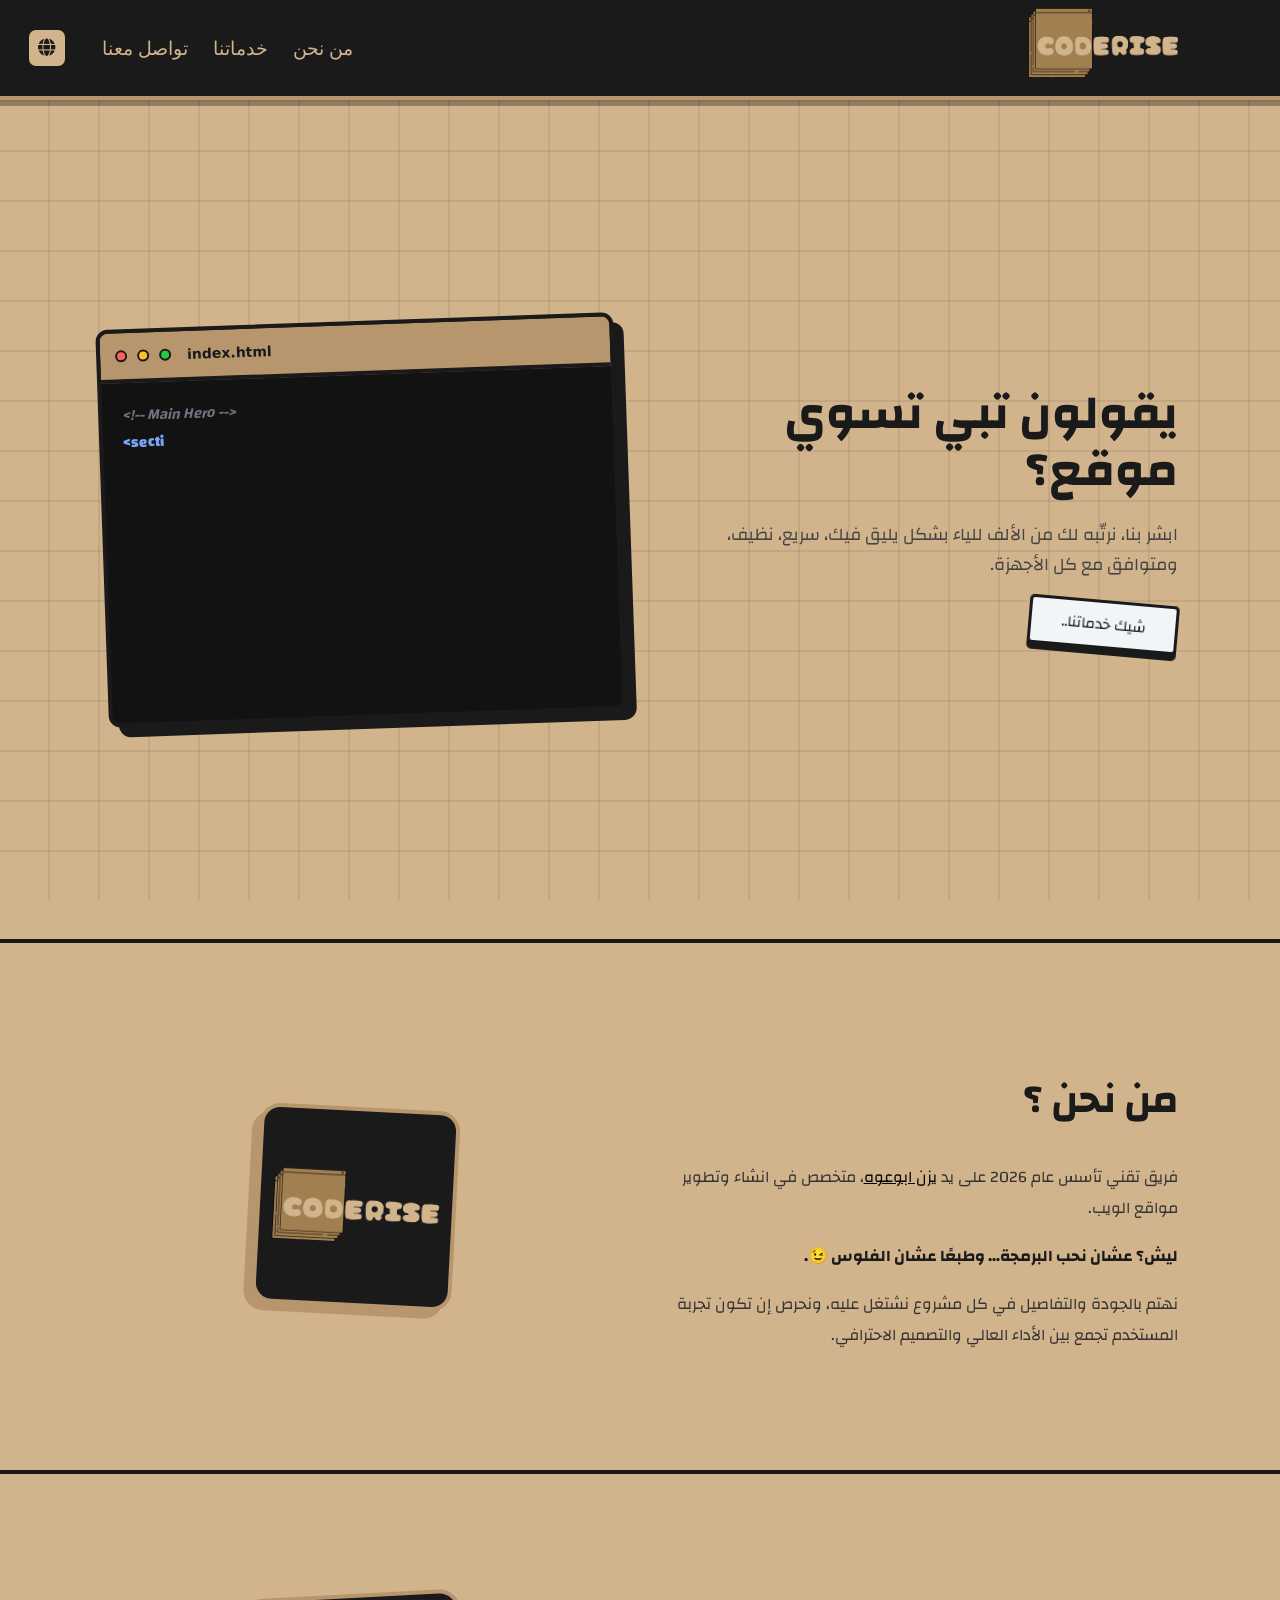
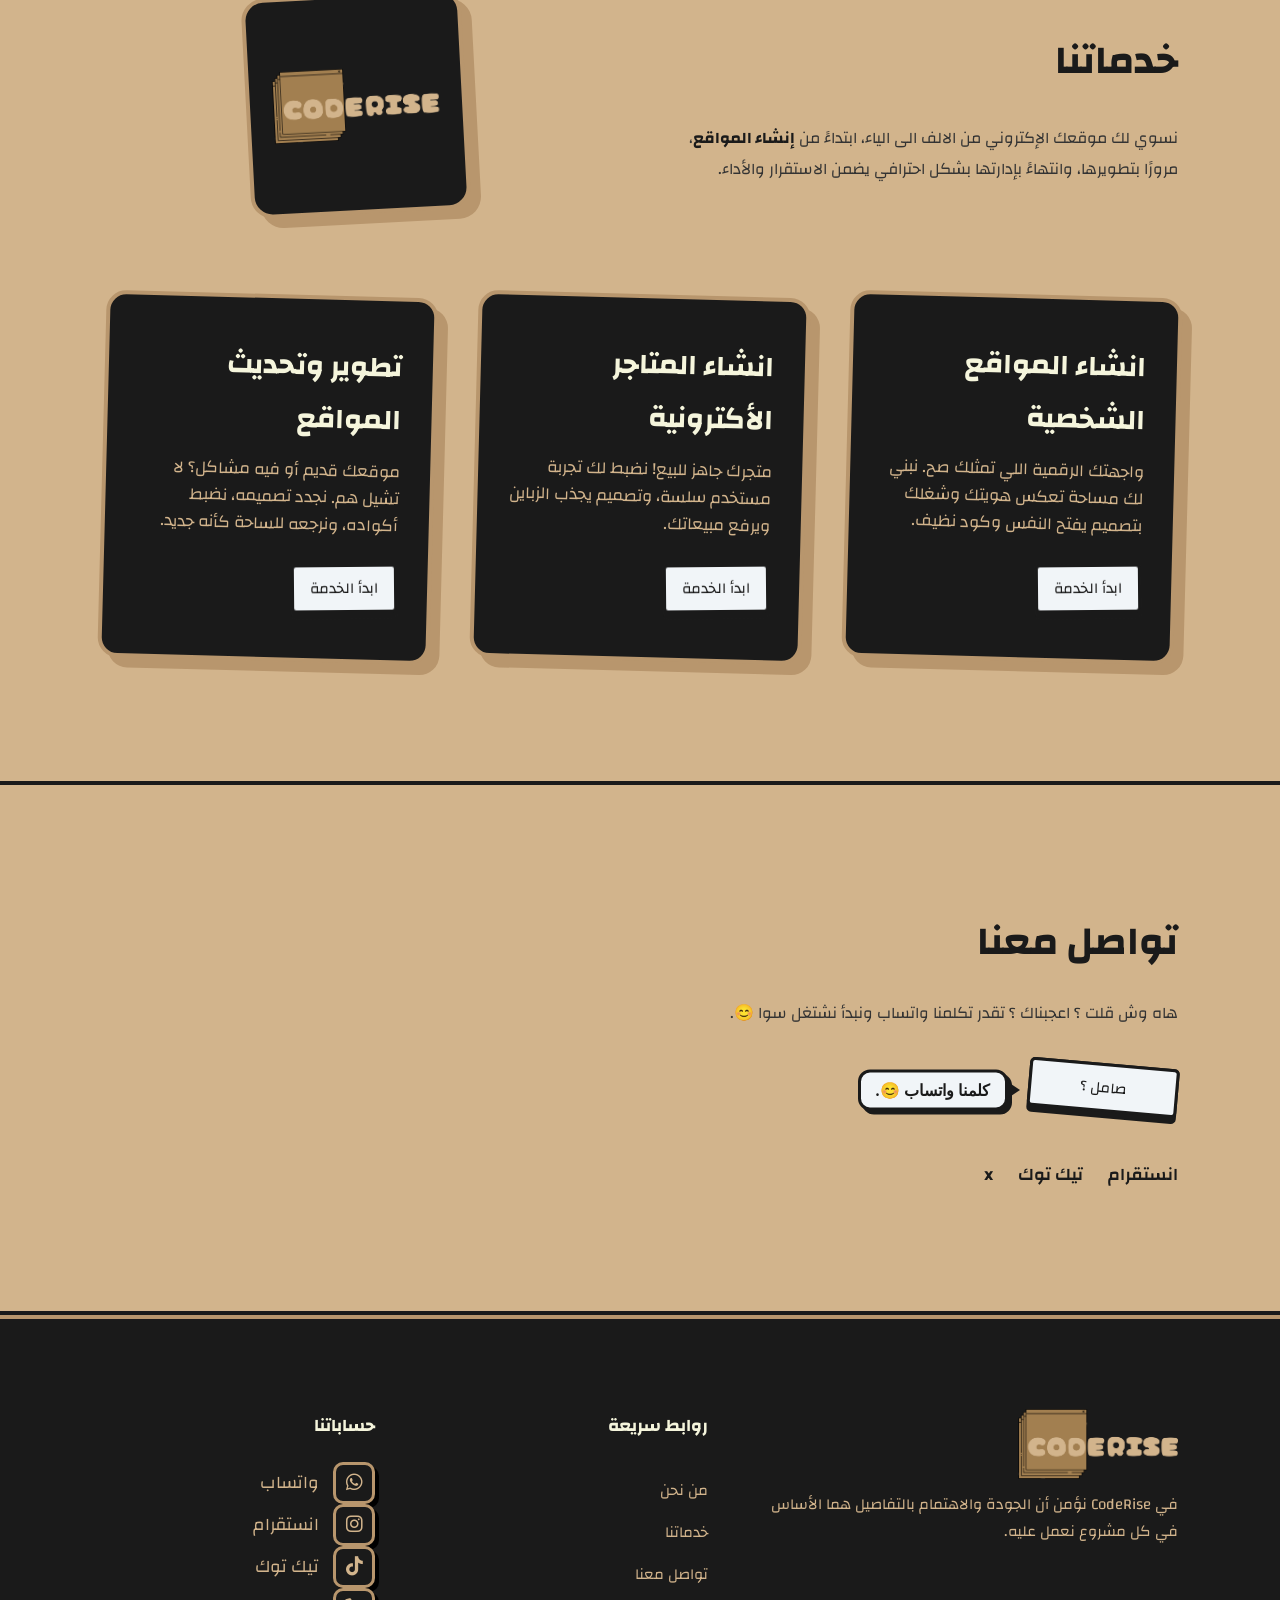
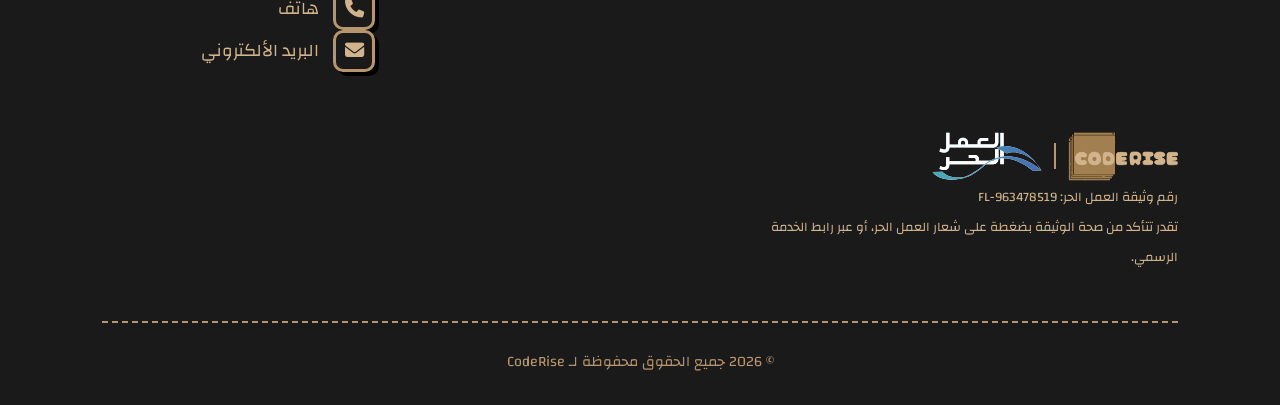
<file: CodeRise/index.html>
<!DOCTYPE html>
<html lang="ar" dir="rtl">
<head>
    <meta charset="UTF-8">
    <meta name="viewport" content="width=device-width, initial-scale=1.0">
    <link rel="stylesheet" href="https://fonts.googleapis.com/css2?family=Cairo:wght@400;700&family=Changa:wght@400;700&family=Vibes&display=swap">
    <link rel="stylesheet" href="https://cdnjs.cloudflare.com/ajax/libs/font-awesome/6.5.1/css/all.min.css">
    <link rel="stylesheet" href="style.css">
    <link rel="icon" type="image/x-icon" href="images/CodeRise Mian Logo.png">
    <title>CodeRise</title>
</head>
<body>

    <header>
        <div class="logo-header">
           <a href="#"><img src="images/CodeRise Logo.png" alt="Logo"></a>
        </div>

        <nav class="nav" id="navMenu">
            <a href="#about">من نحن</a>
            <a href="#services">خدماتنا</a>
            <a href="#contact">تواصل معنا</a> 

        </nav>

        <div class="lang-switcher">
            <a href="en.html" class="lang-icon-only" title="English">
                <i class="fa-solid fa-globe"></i>
            </a>
        </div>

        <div class="menu-icon" id="menuIcon">
            <i class="fa-solid fa-bars"></i>
        </div>

    </header>

<section class="hero">
        <div class="hero-content">
            <h1>يقولون تبي تسوي موقع؟</h1>
            <p>
                ابشر بنا، نرتّبه لك من الألف للياء بشكل يليق فيك،
                سريع، نظيف، ومتوافق مع كل الأجهزة.
            </p>
            <a href="#services">
                <button class="button">
                    <span>شيك خدماتنا..</span>
                </button>
            </a>
        </div>

        <div class="hero-code" dir="ltr">
            <div class="fake-editor">
                <div class="fe-topbar">
                    <span class="dot red"></span>
                    <span class="dot yellow"></span>
                    <span class="dot green"></span>
                    <span class="fe-title">index.html</span>
                </div>
                <div class="fe-body" id="feBody">
                    <pre class="fe-code"><code id="feCode"></code><span class="fe-caret" aria-hidden="true"></span></pre>
                </div>
            </div>
        </div>
    </section>

    <section class="about" id="about">
        <div class="about-top">
            <div class="about-text-side">
                <h2>من نحن ؟</h2>
                <p class="about-text">
                    فريق تقني تأسس عام 2026 على يد <a href="https://yazan-abuoouh.netlify.app/" target="_blank" rel="noopener">يزن ابوعوه</a>، متخصص في انشاء وتطوير مواقع الويب.
                    <span class="fun-line">
                        ليش؟ عشان نحب البرمجة… وطبعًا عشان الفلوس 😉.
                    </span>
                    نهتم بالجودة والتفاصيل في كل مشروع نشتغل عليه، ونحرص إن تكون تجربة المستخدم تجمع بين الأداء العالي والتصميم الاحترافي.
                </p>
            </div>

            <div class="about-logo">
                <div class="logo-placeholder">
                    <img src="images/CodeRise Logo.png" alt="Logo">
                </div>
            </div>
        </div>
    </section>

<section class="services" id="services">
        <div class="services-top">
            <div class="services-text-side">
                <h2>خدماتنا</h2>
                <p class="services-text">
                    نسوي لك موقعك الإكتروني من الالف الى الياء، ابتداءً من
                    <span class="services-highlight">إنشاء المواقع</span>،
                    مرورًا بتطويرها،
                    وانتهاءً بإدارتها بشكل احترافي يضمن الاستقرار والأداء.
                </p>
            </div>

            <div class="services-visual">
                <div class="services-placeholder">
                    <img src="images/CodeRise Logo.png" alt="Logo">
                </div>
            </div>
        </div>

        <div class="services-cards">
            <div class="service-card">
                <h3>انشاء المواقع الشخصية</h3>
                <p>واجهتك الرقمية اللي تمثلك صح. نبني لك مساحة تعكس هويتك وشغلك بتصميم يفتح النفس وكود نظيف.</p>
                <a href="https://wa.me/966531533554?text=السلام عليكم، عندي استفسار عن خدمة انشاء المواقع الشخصية" target="_blank" rel="noopener"> 
                    <button class="button">
                        <span>ابدأ الخدمة</span>
                    </button>
                </a>
            </div>

            <div class="service-card">
                <h3>انشاء المتاجر الأكترونية</h3>
                <p>متجرك جاهز للبيع! نضبط لك تجربة مستخدم سلسة، وتصميم يجذب الزباين ويرفع مبيعاتك.</p>
                <a href="https://wa.me/966531533554?text=السلام عليكم، عندي استفسار عن خدمة انشاء المتاجر الأكترونية" target="_blank" rel="noopener">
                    <button class="button">
                        <span>ابدأ الخدمة</span>
                    </button>
                </a>
            </div>

            <div class="service-card">
                <h3>تطوير وتحديث المواقع</h3>
                <p>موقعك قديم أو فيه مشاكل؟ لا تشيل هم. نجدد تصميمه، نضبط أكواده، ونرجعه للساحة كأنه جديد.</p>
                <a href="https://wa.me/966531533554?text=السلام عليكم، عندي استفسار عن خدمة تطوير وتحديث المواقع" target="_blank" rel="noopener">
                    <button class="button">
                        <span>ابدأ الخدمة</span>
                    </button>
                </a>
            </div>
        </div>
    </section>

    <section class="contact" id="contact">
        <div class="contact-content">
            <h2>تواصل معنا</h2>
            <p>هاه وش قلت ؟ اعجبناك ؟ تقدر تكلمنا واتساب ونبدأ نشتغل سوا 😊.</p>

            <a href="https://wa.me/966531533554?text=السلام عليكم، صامل وابي اسوي موقع" target="_blank" rel="noopener">
                <button class="button">
                    <span>صامل ؟</span>
                </button>
            </a>

            <div class="contact-socials">
                <a href="https://www.instagram.com/coderise0?igsh=bmtqN3o3eW0yNnJ0&utm_source=qr" target="_blank" rel="noopener">انستقرام</a>
                <a href="https://www.tiktok.com/@coderise0?_r=1&_t=ZS-94Aay7uLX2P" target="_blank" rel="noopener">تيك توك</a>
                <a href="coming-soon.html">x</a>
            </div>
        </div>
    </section>

<footer class="footer">
        <div class="footer-content">

            <div class="footer-logo">
                <img src="images/CodeRise Logo.png" alt="Logo">
                <p>في CodeRise نؤمن أن الجودة والاهتمام بالتفاصيل هما الأساس في كل مشروع نعمل عليه.</p>
            </div>

            <div class="footer-links">
                <h5>روابط سريعة</h5>
                <a href="#about">من نحن</a>
                <a href="#services">خدماتنا</a>
                <a href="#contact">تواصل معنا</a>
            </div>

            <div class="footer-socials">
                <h5>حساباتنا</h5>
                <a href="https://wa.me/966531533554" target="_blank" rel="noopener">
                    <i class="fa-brands fa-whatsapp"></i>
                    <span class="social-name">واتساب</span>
                </a>
                <a href="https://www.instagram.com/coderise0?igsh=bmtqN3o3eW0yNnJ0&utm_source=qr" target="_blank" rel="noopener">
                    <i class="fa-brands fa-instagram"></i>
                    <span class="social-name">انستقرام</span>
                </a>
                <a href="https://www.tiktok.com/@coderise0?_r=1&_t=ZS-94Aay7uLX2P" target="_blank" rel="noopener">
                    <i class="fa-brands fa-tiktok"></i>
                    <span class="social-name">تيك توك</span>
                </a>

                <a href="tel:+966531533554"target="_blank" rel="noopener">
                    <i class="fa-solid fa-phone"></i>
                    <span class="social-name">هاتف</span>
                </a>

                <a href="mailto:coderise.sa@gmail.com"target="_blank" rel="noopener">
                    <i class="fa-solid fa-envelope"></i>
                    <span class="social-name">البريد الألكتروني</span>
                </a>

            </div>

            <div class="footer-cert">
                <a href="https://freelance.sa/certificate-validation" target="_blank" rel="noopener">
                    <div class="logos">
                        <img src="images/CodeRise Logo.png" alt="CodeRise Logo" class="coderise">
                        <span class="divider"></span>
                        <img src="images/freelance_logo.svg" alt="وثيقة العمل الحر" class="freelance">
                    </div>
                </a>
                <div class="freelance-text">
                    <span class="cert-text">رقم وثيقة العمل الحر: FL-963478519</span><br>
                    <span class="cert-text">تقدر تتأكد من صحة الوثيقة بضغطة على شعار العمل الحر، أو عبر رابط الخدمة الرسمي.</span>
                </div>
            </div>

        </div>

        <div class="footer-bottom">
            <p>© 2026 جميع الحقوق محفوظة لـ CodeRise</p>
        </div>
    </footer>

    <script src="scripts.js"></script>
</body>
</html>
</file>
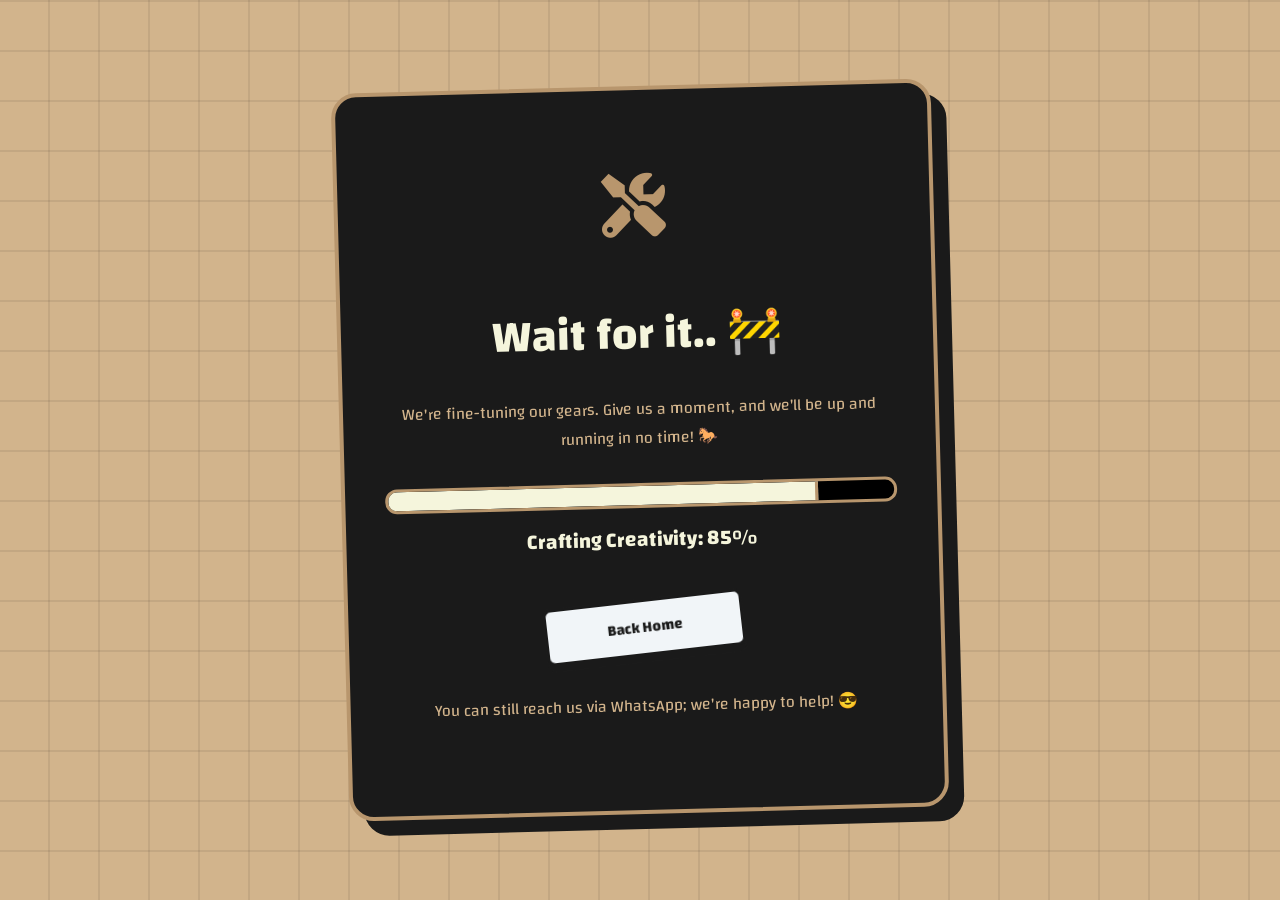
<file: CodeRise/coming-soon-en.html>
<!DOCTYPE html>
<html lang="en" dir="ltr">
<head>
    <meta charset="UTF-8">
    <meta name="viewport" content="width=device-width, initial-scale=1.0">
    <link rel="stylesheet" href="style.css">
    <link rel="stylesheet" href="https://cdnjs.cloudflare.com/ajax/libs/font-awesome/6.0.0/css/all.min.css">
    <link rel="stylesheet" href="https://fonts.googleapis.com/css2?family=Cairo:wght@400;700&family=Changa:wght@400;700&family=Vibes&display=swap">
    <link rel="icon" type="image/x-icon" href="images/CodeRise Mian Logo.png">
    <title>Coming Soon...</title>
</head>
<body class="maintenance-page en-version">
    <div class="maintenance-container">
        <div class="worker-icon">
            <i class="fa-solid fa-screwdriver-wrench"></i>
        </div>
        
        <h1>Wait for it.. 🚧</h1>
        <p>We're fine-tuning our gears. Give us a moment, and we'll be up and running in no time! 🐎</p>
        
        <div class="status-box">
            <div class="loading-bar">
                <div class="progress"></div>
            </div>
            <span>Crafting Creativity: 85%</span>
        </div>

        <div class="maintenance-actions">
            <a href="en.html" class="button">
                <span>Back Home</span>
            </a>
            <p class="small-text">You can still reach us via WhatsApp; we're happy to help! 😎</p>
        </div>
    </div>
</body>
</html>
</file>
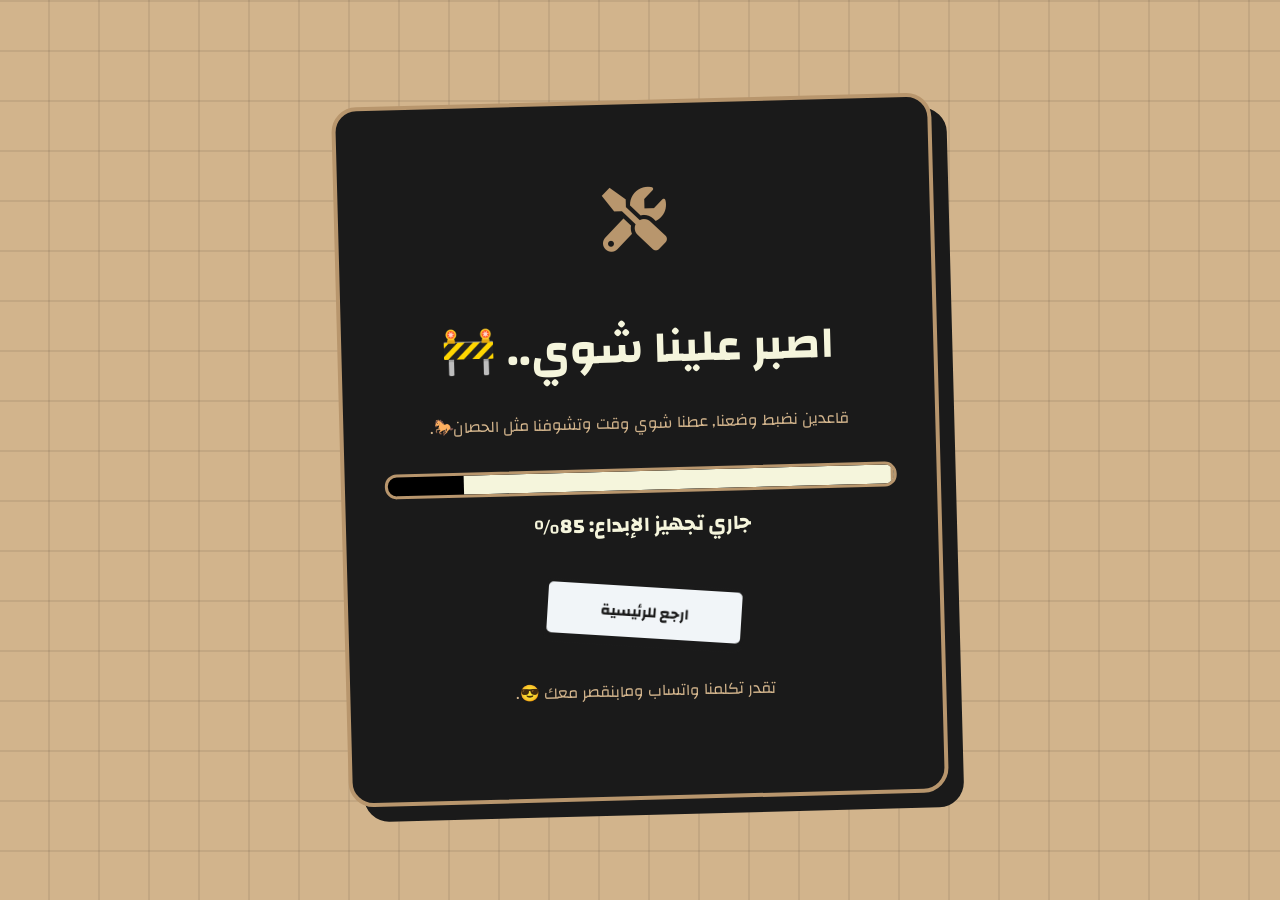
<file: CodeRise/coming-soon.html>
<!DOCTYPE html>
<html lang="ar" dir="rtl">
<head>
    <meta charset="UTF-8">
    <meta name="viewport" content="width=device-width, initial-scale=1.0">
    <link rel="stylesheet" href="style.css">
    <link rel="stylesheet" href="https://cdnjs.cloudflare.com/ajax/libs/font-awesome/6.0.0/css/all.min.css">
    <link rel="stylesheet" href="https://fonts.googleapis.com/css2?family=Cairo:wght@400;700&family=Changa:wght@400;700&family=Vibes&display=swap">
    <link rel="icon" type="image/x-icon" href="images/CodeRise Mian Logo.png">
    <title>Coming Soon...</title>
</head>
<body class="maintenance-page">
    <div class="maintenance-container">
        <div class="worker-icon">
            <i class="fa-solid fa-screwdriver-wrench"></i>
        </div>
        
        <h1>اصبر علينا شوي.. 🚧</h1>
        <p>قاعدين نضبط وضعنا, عطنا شوي وقت وتشوفنا مثل الحصان🐎.</p>
        
        <div class="status-box">
            <div class="loading-bar">
                <div class="progress"></div>
            </div>
            <span>جاري تجهيز الإبداع: 85%</span>
        </div>

        <div class="maintenance-actions">
            <a href="index.html" class="button">
                <span>ارجع للرئيسية</span>
            </a>
            <p class="small-text">تقدر تكلمنا واتساب ومابنقصر معك 😎.</p>
        </div>
    </div>
</body>
</html>
</file>
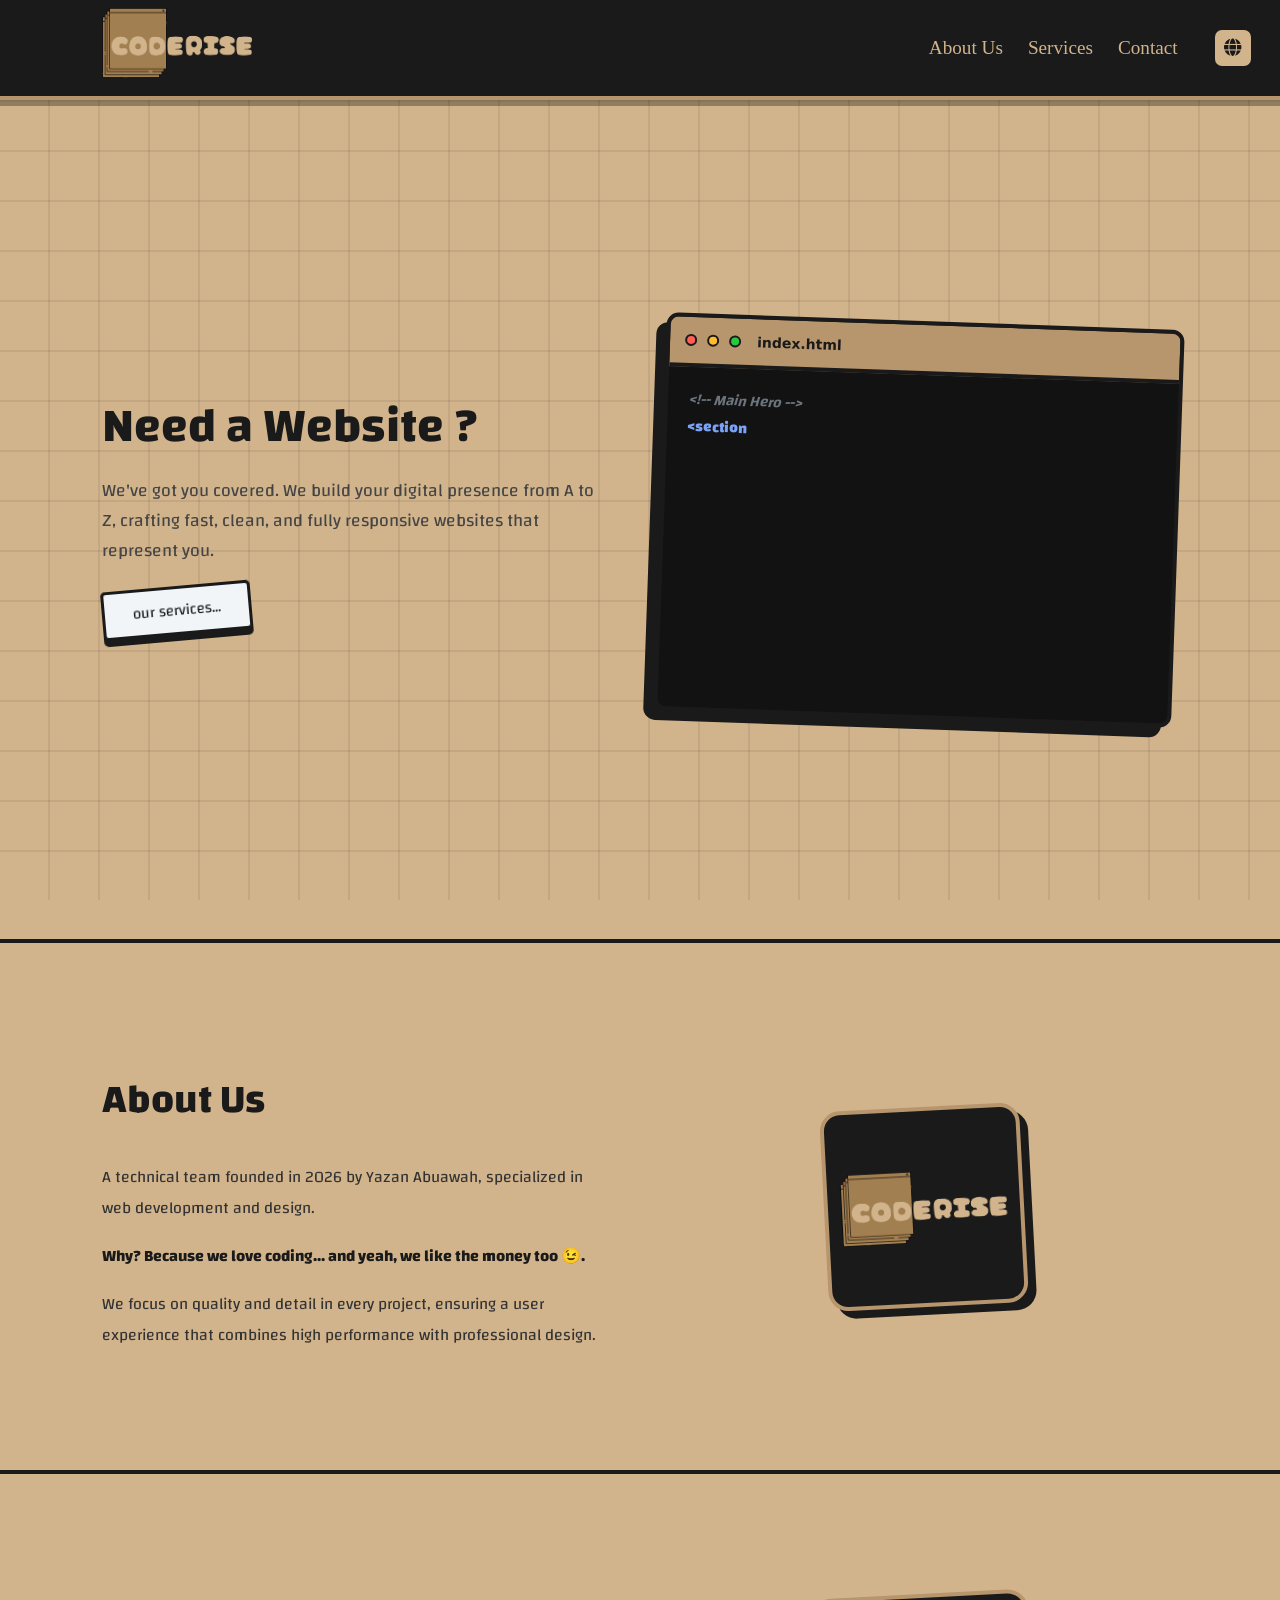
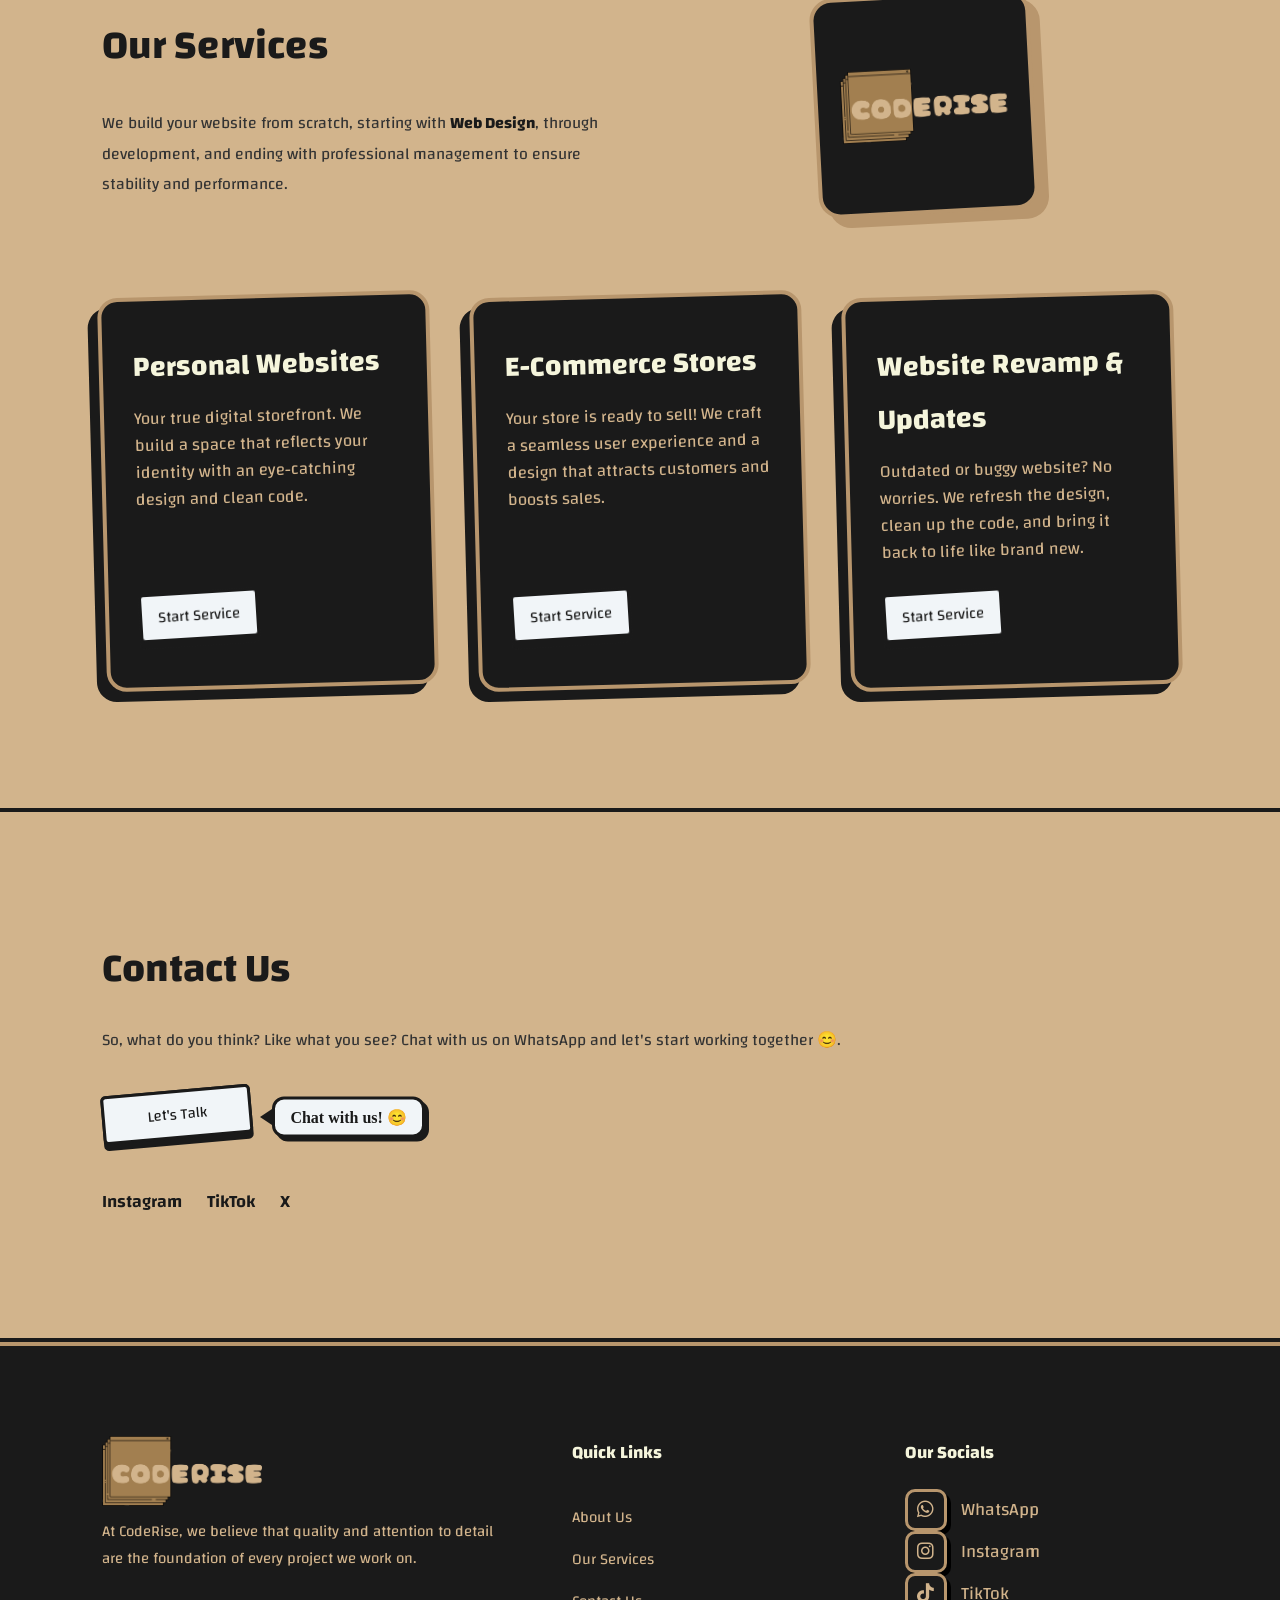
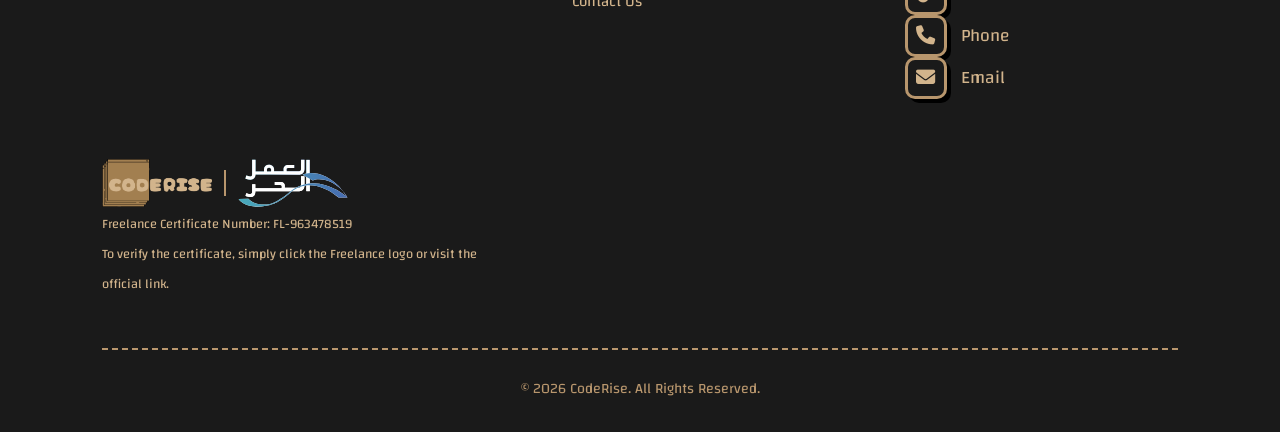
<file: CodeRise/en.html>
<!DOCTYPE html>
<html lang="en">
<head>
    <meta charset="UTF-8">
    <meta name="viewport" content="width=device-width, initial-scale=1.0">
    <link rel="stylesheet" href="https://fonts.googleapis.com/css2?family=Cairo:wght@400;700&family=Changa:wght@400;700&family=Vibes&display=swap">
    <link rel="stylesheet" href="https://cdnjs.cloudflare.com/ajax/libs/font-awesome/6.5.1/css/all.min.css">
    <link rel="stylesheet" href="style.css">
    <link rel="icon" type="image/x-icon" href="images/CodeRise Mian Logo.png">
    <title>CodeRise</title>
</head>
<body class="en-version">

    <header>
        <div class="logo-header">
           <a href="#"><img src="images/CodeRise Logo.png" alt="Logo"></a>
        </div>

        <nav class="nav" id="navMenu">
            <a href="#about">About Us</a>
            <a href="#services">Services</a>
            <a href="#contact">Contact</a>

        </nav>

        <div class="lang-switcher">
            <a href="index.html" class="lang-icon-only" title="English">
                <i class="fa-solid fa-globe"></i>
            </a>
        </div>

        <div class="menu-icon" id="menuIcon">
            <i class="fa-solid fa-bars"></i>
        </div>

    </header>

    <section class="hero">
        <div class="hero-content">
            <h1>Need a Website ?</h1>
            <p>
                We've got you covered. We build your digital presence from A to Z, 
                crafting fast, clean, and fully responsive websites that represent you.
            </p>
            <a href="#services">
                <button class="button">
                    <span>our services...</span>
                </button>
            </a>
        </div>

        <div class="hero-code" dir="ltr">
            <div class="fake-editor">
                <div class="fe-topbar">
                    <span class="dot red"></span>
                    <span class="dot yellow"></span>
                    <span class="dot green"></span>
                    <span class="fe-title">index.html</span>
                </div>
                <div class="fe-body" id="feBody">
                    <pre class="fe-code"><code id="feCode"></code><span class="fe-caret" aria-hidden="true"></span></pre>
                </div>
            </div>
        </div>
    </section>

    <section class="about" id="about">
        <div class="about-top">
            <div class="about-text-side">
                <h2>About Us</h2>
                <p class="about-text">
                    A technical team founded in 2026 by Yazan Abuawah, specialized in web development and design.
                    <span class="fun-line">
                        Why? Because we love coding... and yeah, we like the money too 😉.
                    </span>
                    We focus on quality and detail in every project, ensuring a user experience that combines high performance with professional design.
                </p>
            </div>

            <div class="about-logo">
                <div class="logo-placeholder">
                    <img src="images/CodeRise Logo.png" alt="Logo">
                </div>
            </div>
        </div>
    </section>

    <section class="services" id="services">
        <div class="services-top">
            <div class="services-text-side">
                <h2>Our Services</h2>
                <p class="services-text">
                    We build your website from scratch, starting with 
                    <span class="services-highlight">Web Design</span>, 
                    through development, and ending with professional management to ensure stability and performance.
                </p>
            </div>

            <div class="services-visual">
                <div class="services-placeholder">
                    <img src="images/CodeRise Logo.png" alt="Logo">
                </div>
            </div>
        </div>

        <div class="services-cards">
            <div class="service-card">
                <h3>Personal Websites</h3>
                <p>Your true digital storefront. We build a space that reflects your identity with an eye-catching design and clean code.</p>
                <a href="https://wa.me/966531533554?text=Hello, I have an inquiry about the Personal Websites service" target="_blank" rel="noopener"> 
                    <button class="button">
                        <span>Start Service</span>
                    </button>
                </a>
            </div>

            <div class="service-card">
                <h3>E-Commerce Stores</h3>
                <p>Your store is ready to sell! We craft a seamless user experience and a design that attracts customers and boosts sales.</p>
                <a href="https://wa.me/966531533554?text=Hello, I have an inquiry about the E-Commerce Stores service" target="_blank" rel="noopener">
                    <button class="button">
                        <span>Start Service</span>
                    </button>
                </a>
            </div>

            <div class="service-card">
                <h3>Website Revamp & Updates</h3>
                <p>Outdated or buggy website? No worries. We refresh the design, clean up the code, and bring it back to life like brand new.</p>
                <a href="https://wa.me/966531533554?text=Hello, I have an inquiry about the Website Revamp service" target="_blank" rel="noopener">
                    <button class="button">
                        <span>Start Service</span>
                    </button>
                </a>
            </div>
        </div>

    </section>

    <section class="contact" id="contact">
        <div class="contact-content">
            <h2>Contact Us</h2>
            <p>So, what do you think? Like what you see? Chat with us on WhatsApp and let's start working together 😊.</p>

            <a href="https://wa.me/966531533554?text=Hello, I'm interested in a website project!" target="_blank" rel="noopener">
                <button class="button">
                    <span>Let's Talk</span>
                </button>
            </a>

            <div class="contact-socials">
                <a href="https://www.instagram.com/coderise0?igsh=bmtqN3o3eW0yNnJ0&utm_source=qr" target="_blank" rel="noopener">Instagram</a>
                <a href="https://www.tiktok.com/@coderise0?_r=1&_t=ZS-94Aay7uLX2P" target="_blank" rel="noopener">TikTok</a>
                <a href="coming-soon-en.html">X</a>
            </div>
        </div>
    </section>

    <footer class="footer">
        <div class="footer-content">

            <div class="footer-logo">
                <img src="images/CodeRise Logo.png" alt="Logo">
                <p>At CodeRise, we believe that quality and attention to detail are the foundation of every project we work on.</p>
            </div>

            <div class="footer-links">
                <h5>Quick Links</h5>
                <a href="#about">About Us</a>
                <a href="#services">Our Services</a>
                <a href="#contact">Contact Us</a>
            </div>

            <div class="footer-socials">
                <h5>Our Socials</h5>
                <a href="https://wa.me/966531533554" target="_blank" rel="noopener">
                    <i class="fa-brands fa-whatsapp"></i>
                    <span class="social-name">WhatsApp</span>
                </a>
                <a href="https://www.instagram.com/coderise0?igsh=bmtqN3o3eW0yNnJ0&utm_source=qr" target="_blank" rel="noopener">
                    <i class="fa-brands fa-instagram"></i>
                    <span class="social-name">Instagram</span>
                </a>
                <a href="https://www.tiktok.com/@coderise0?_r=1&_t=ZS-94Aay7uLX2P" target="_blank" rel="noopener">
                    <i class="fa-brands fa-tiktok"></i>
                    <span class="social-name">TikTok</span>
                </a>

                <a href="tel:+966531533554">
                    <i class="fa-solid fa-phone"></i>
                    <span class="social-name">Phone</span>
                </a>

                <a href="mailto:coderise.sa@gmail.com" target="_blank" rel="noopener">
                    <i class="fa-solid fa-envelope"></i>
                    <span class="social-name">Email</span>
                </a>
            </div>

            <div class="footer-cert">
                <a href="https://freelance.sa/certificate-validation" target="_blank" rel="noopener">
                    <div class="logos">
                        <img src="images/CodeRise Logo.png" alt="CodeRise Logo" class="coderise">
                        <span class="divider"></span>
                        <img src="images/freelance_logo.svg" alt="Freelance Certificate" class="freelance">
                    </div>
                </a>
                <div class="freelance-text">
                    <span class="cert-text">Freelance Certificate Number: FL-963478519</span><br>
                    <span class="cert-text">To verify the certificate, simply click the Freelance logo or visit the official link.</span>
                </div>
            </div>

        </div>

        <div class="footer-bottom">
            <p>© 2026 CodeRise. All Rights Reserved.</p>
        </div>
    </footer>

    <script src="scripts.js"></script>
</body>
</html>
</file>
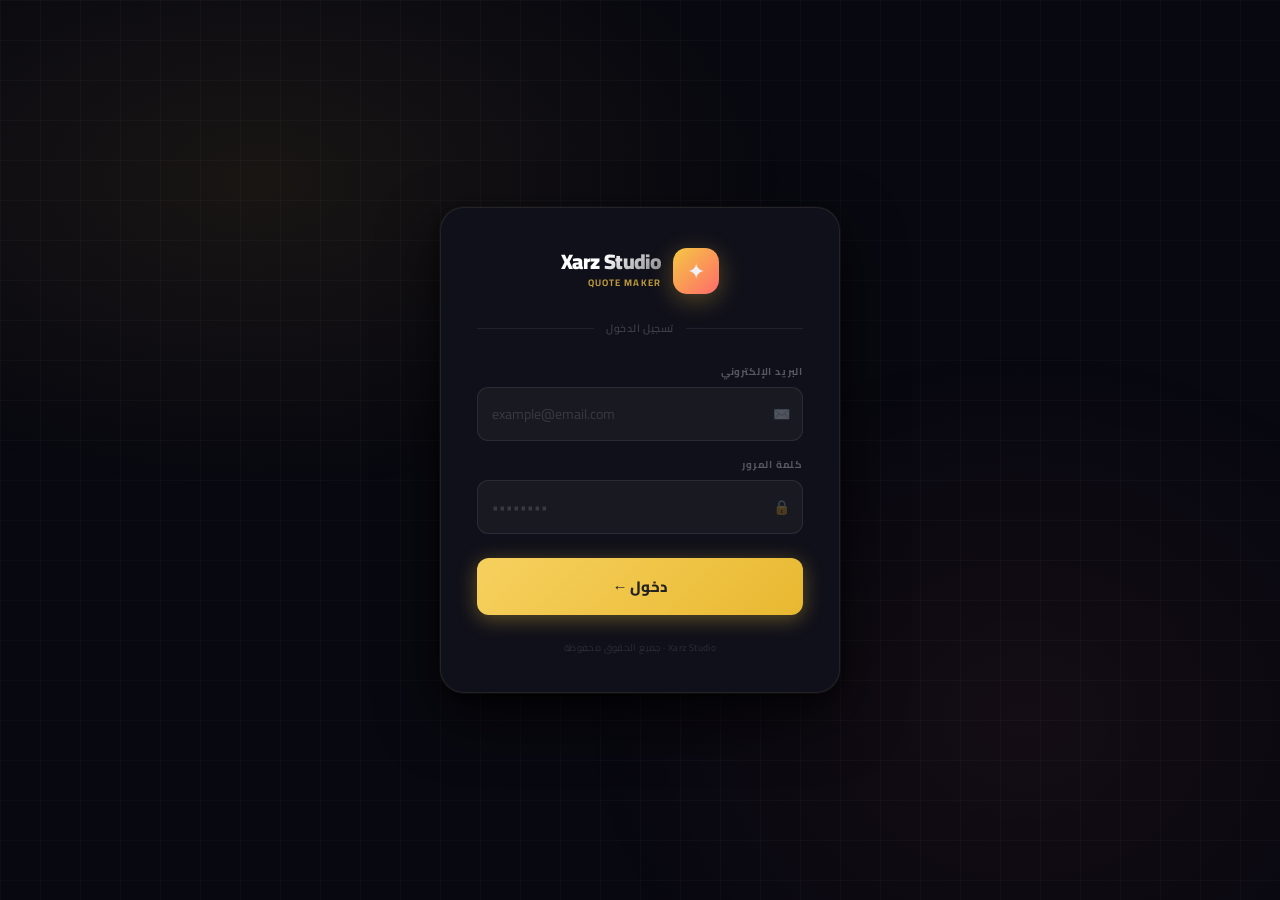
<file: xarz-studio-(web-tool)/xarz-studio/public/login.html>
<!DOCTYPE html>
<html lang="ar" dir="rtl">
<head>
<meta charset="UTF-8">
<meta name="viewport" content="width=device-width,initial-scale=1,maximum-scale=1,user-scalable=no">
<title>Xarz Studio</title>
<link href="https://fonts.googleapis.com/css2?family=Cairo:wght@400;500;600;700;800;900&display=swap" rel="stylesheet">
<style>
*,*::before,*::after{box-sizing:border-box;margin:0;padding:0}
html,body{min-height:100%;height:100%;font-family:'Cairo',sans-serif;background:#080810;color:#f0f0f8;direction:rtl;overflow:hidden}

.bg-glow{position:fixed;inset:0;z-index:0;
  background:
    radial-gradient(ellipse 60% 50% at 20% 20%,rgba(245,200,66,.07) 0%,transparent 70%),
    radial-gradient(ellipse 50% 60% at 80% 80%,rgba(255,107,107,.05) 0%,transparent 70%);
  animation:pulse 8s ease-in-out infinite alternate}
@keyframes pulse{0%{opacity:.6}100%{opacity:1}}

.bg-grid{position:fixed;inset:0;z-index:0;
  background-image:linear-gradient(rgba(255,255,255,.025) 1px,transparent 1px),linear-gradient(90deg,rgba(255,255,255,.025) 1px,transparent 1px);
  background-size:40px 40px}

.wrap{position:relative;z-index:1;min-height:100vh;display:flex;flex-direction:column;align-items:center;justify-content:center;padding:20px 16px}

.card{
  width:100%;max-width:400px;
  background:#10101a;
  border:1px solid rgba(255,255,255,.08);
  border-radius:24px;
  padding:40px 36px 36px;
  display:flex;flex-direction:column;gap:24px;
  box-shadow:0 0 0 1px rgba(245,200,66,.04),0 24px 60px rgba(0,0,0,.7),0 4px 16px rgba(0,0,0,.4);
  animation:slideUp .5s cubic-bezier(.16,1,.3,1) both;
}
@keyframes slideUp{from{opacity:0;transform:translateY(24px)}to{opacity:1;transform:none}}

.logo-row{display:flex;align-items:center;justify-content:center;gap:12px}
.logo-mark{
  width:46px;height:46px;border-radius:14px;flex-shrink:0;
  background:linear-gradient(135deg,#f5c842,#ff6b6b);
  display:flex;align-items:center;justify-content:center;font-size:22px;
  box-shadow:0 6px 24px rgba(245,200,66,.3);
}
.logo-text{display:flex;flex-direction:column;gap:2px}
.logo-name{
  font-size:21px;font-weight:900;letter-spacing:-.03em;line-height:1;
  background:linear-gradient(135deg,#fff 40%,rgba(255,255,255,.5));
  -webkit-background-clip:text;-webkit-text-fill-color:transparent;
}
.logo-tag{font-size:9.5px;font-weight:700;color:#f5c842;letter-spacing:.12em;text-transform:uppercase;opacity:.75}

.divider{display:flex;align-items:center;gap:12px;color:rgba(255,255,255,.2);font-size:10.5px;font-weight:600;letter-spacing:.05em}
.divider::before,.divider::after{content:'';flex:1;height:1px;background:rgba(255,255,255,.07)}

.fields{display:flex;flex-direction:column;gap:14px}
.field{display:flex;flex-direction:column;gap:6px}
.flbl{font-size:10px;font-weight:700;color:rgba(255,255,255,.3);letter-spacing:.08em;text-transform:uppercase}
.fwrap{position:relative}
.fico{position:absolute;top:50%;right:13px;transform:translateY(-50%);font-size:14px;opacity:.25;pointer-events:none}
.finp{
  width:100%;background:rgba(255,255,255,.04);border:1px solid rgba(255,255,255,.08);
  border-radius:11px;color:#f0f0f8;font-family:'Cairo',sans-serif;font-size:14px;
  padding:13px 42px 13px 14px;outline:none;transition:all .2s;
  direction:ltr;-webkit-appearance:none;appearance:none;
}
.finp:focus{border-color:rgba(245,200,66,.5);background:rgba(245,200,66,.04);box-shadow:0 0 0 3px rgba(245,200,66,.08)}
.finp::placeholder{color:rgba(255,255,255,.14)}

.err{
  display:none;align-items:center;gap:8px;
  background:rgba(255,80,80,.08);border:1px solid rgba(255,80,80,.2);
  border-radius:9px;padding:10px 13px;font-size:12px;color:#ff8a8a;
}
.err.show{display:flex}

.sbtn{
  position:relative;overflow:hidden;width:100%;padding:14px;
  background:linear-gradient(135deg,#f5c842 0%,#e8b830 100%);
  border:none;border-radius:12px;color:#111;font-family:'Cairo',sans-serif;
  font-size:15px;font-weight:800;cursor:pointer;letter-spacing:-.01em;
  transition:transform .15s,box-shadow .15s,filter .15s;
  box-shadow:0 4px 20px rgba(245,200,66,.35);
}
.sbtn::after{content:'';position:absolute;inset:0;background:linear-gradient(135deg,rgba(255,255,255,.15),transparent);pointer-events:none}
.sbtn:hover{transform:translateY(-1px);box-shadow:0 8px 28px rgba(245,200,66,.45);filter:brightness(1.05)}
.sbtn:active{transform:scale(.98)}
.sbtn:disabled{opacity:.5;cursor:not-allowed;transform:none}

.foot{text-align:center;font-size:9.5px;color:rgba(255,255,255,.12);letter-spacing:.04em}

@media(max-width:440px){
  .card{padding:28px 18px 24px;border-radius:20px;gap:18px}
  .logo-mark{width:40px;height:40px;font-size:19px;border-radius:12px}
  .logo-name{font-size:19px}
}
</style>
</head>
<body>
<div class="bg-glow"></div>
<div class="bg-grid"></div>
<div class="wrap">
  <div class="card">
    <div class="logo-row">
      <div class="logo-mark">✦</div>
      <div class="logo-text">
        <span class="logo-name">Xarz Studio</span>
        <span class="logo-tag">Quote Maker</span>
      </div>
    </div>

    <div class="divider">تسجيل الدخول</div>

    <div class="fields">
      <div class="field">
        <span class="flbl">البريد الإلكتروني</span>
        <div class="fwrap">
          <span class="fico">✉️</span>
          <input type="email" id="li-email" class="finp" placeholder="example@email.com" autocomplete="email" inputmode="email">
        </div>
      </div>
      <div class="field">
        <span class="flbl">كلمة المرور</span>
        <div class="fwrap">
          <span class="fico">🔒</span>
          <input type="password" id="li-pass" class="finp" placeholder="••••••••" autocomplete="current-password">
        </div>
      </div>
    </div>

    <div class="err" id="li-err">
      <span>⚠️</span><span id="li-err-msg">بيانات غير صحيحة</span>
    </div>

    <button class="sbtn" id="li-btn" onclick="doLogin()">دخول ←</button>

    <p class="foot">Xarz Studio · جميع الحقوق محفوظة</p>
  </div>
</div>
<script src="login.js"></script>
</body>
</html>
</file>
<file: CodeRise/style.css>
/* --- English Version Logic --- */

.en-version {
    direction: ltr;
    text-align: left;
}

.en-version .hero-content, 
.en-version .about-text-side, 
.en-version .services-text-side, 
.en-version .contact-content,
.en-version .footer-content {
    text-align: left !important;
}

.en-version .button { transform: rotate(-5deg); }
.en-version .fake-editor { transform: rotate(2deg); box-shadow: -10px 10px 0px #1a1a1a; }
.en-version .service-card { transform: rotate(-1.5deg); box-shadow: -10px 10px 0px #1a1a1a; }
.en-version .logo-placeholder { transform: rotate(-3deg); box-shadow: 8px 8px 0px #1a1a1a; }

.en-version .contact-content > a:first-of-type::before {
    content: "Chat with us! 😊";
    right: auto;
    left: calc(100% + 20px);
}

.en-version .contact-content > a:first-of-type::after {
    right: auto;
    left: calc(100% + 8px);
    border-left: none;
    border-right: 12px solid #1a1a1a;
}

.en-version .ph-mi {
    align-items: flex-start;
    text-align: left;
}

.en-version .footer-cert .logos {
    flex-direction: row;
}

@media (max-width: 992px) {
    .en-version .lang-switcher {
        left: auto;
        right: 80px;
    }
}

/* --- Global Styles --- */

html {
    scroll-behavior: smooth;
}

* {
    font-family: 'Changa', sans-serif;
    padding: 0;
    margin: 0;
    box-sizing: border-box;
}

body {

    background-color: #d2b48c; 
    
    background-image: 
        repeating-linear-gradient(90deg, 
            transparent, 
            transparent 48px, 
            rgba(0, 0, 0, 0.07) 48px, 
            rgba(0, 0, 0, 0.07) 50px),
        repeating-linear-gradient(0deg, 
            transparent, 
            transparent 48px, 
            rgba(0, 0, 0, 0.07) 48px, 
            rgba(0, 0, 0, 0.07) 50px);
    
    background-size: 50px 50px;
    background-attachment: fixed;
    
    color: #1a1a1a; 
    
    direction: rtl;
    position: relative;
    overflow-x: hidden;
}

body::before {
    content: "";
    position: fixed;
    top: 0; left: 0; width: 100%; height: 100%;
    background-image: url('https://www.transparenttextures.com/patterns/paper-fibers.png');
    opacity: 0.2;
    pointer-events: none;
    z-index: -1;
}

/* --- Floating Header Language Switcher --- */

.lang-switcher {
    position: absolute;
    top: 50%;
    transform: translateY(-50%);
    left: 2%; 
    z-index: 1100;
}

.lang-icon-only {
    display: flex;
    align-items: center;
    justify-content: center;
    width: 42px;
    height: 42px;
    background: #d2b48c;
    color: #1a1a1a;
    border: 3px solid #1a1a1a;
    border-radius: 10px;
    text-decoration: none;
    font-size: 1.1rem;
    font-weight: bold;
    box-shadow: 4px 4px 0px #1a1a1a;
    cursor: pointer;
    transition: 0.2s;
}

.lang-icon-only:active {
    box-shadow: 0px 0px 0px #1a1a1a;
    transform: translate(2px, 2px);
}

.en-version .lang-switcher {
    left: auto;
    right: 2%;
}

/* --- Base Button Component --- */

.button {
    width: 150px;
    font-family: "Gochi Hand", cursive;
    font-size: 15px;
    text-decoration: none;
    cursor: pointer;
    border: none;
    border-radius: 5px;
    background-color: #1a1a1a; 
    padding: 0;
    padding-bottom: 6px; 
    transform: rotate(5deg);
    transform-origin: center;
    transition: all 0.2s cubic-bezier(0.175, 0.885, 0.32, 1.275);
}

.button span {
    display: block;
    background: #f1f5f8;
    color: #1a1a1a;
    padding: 0.5rem 1rem;
    border-radius: 5px;
    border: 3px solid #1a1a1a;
}

.button:hover {
    transform: rotate(0deg) translateY(3px);
    padding-bottom: 3px; 
}

.button:active {
    transform: rotate(0deg) translateY(6px);
    box-shadow: 0 0px 0 #1a1a1a;
    padding-bottom: 0px;
    outline: 0;
}

/* --- Header Styles --- */

header {
    display: flex;
    align-items: center;
    justify-content: space-between;
    padding: 8px 8%;
    background: #1a1a1a; 
    border-bottom: 4px solid #b8966d; 
    box-shadow: 0 6px 0 rgba(0, 0, 0, 0.3);
    width: 100%;
    position: relative;
    z-index: 1000;
}

.logo-header img {
    width: 150px;
    height: 70PX;
}

.nav {
    display: flex;
    align-items: center;
    gap: 25px;
}

.nav a {
    font-family: "Gochi Hand", cursive;
    font-size: 1.2em;
    font-weight: 500;
    color: #d2b48c;
    text-decoration: none;
    position: relative;
    transition: 0.3s cubic-bezier(0.175, 0.885, 0.32, 1.275);
}

.nav a:hover {
    color: #fff;
    transform: rotate(-5deg) scale(1.1);
}

.nav a::after {
    content: "";
    position: absolute;
    left: 50%;
    bottom: -6px;
    width: 100%;
    height: 3px;
    background: #d2b48c;
    transform: translateX(-50%) scaleX(0);
    transition: transform 0.3s ease;
}

.nav a:hover::after {
    transform: translateX(-50%) scaleX(1);
}

/* --- Hero Section Styles --- */

.hero {
    width: 100%;
    height: 93.7vh;
    display: grid;
    align-items: center;
    grid-template-columns: 1fr 1fr;
    gap: 40px;
    padding: 0 8%;
    border-bottom: 4px solid #1a1a1a;
}

.hero-content {
    display: flex;
    flex-direction: column;
    gap: 20px;
    text-align: right;
}

.hero-content img {
    width: 166px;
    height: auto;
}

.hero-content h1 {
    font-size: 3rem;
    font-weight: 700;
    line-height: 1.2;
    color: #1a1a1a;
}

.hero-content p {
    font-size: 1.1rem;
    line-height: 1.7;
    max-width: 500px;
    color: #444;
}

.hero-code {
    display: flex;
    justify-content: center;
    align-items: center;
}

.fake-editor {
    width: min(720px, 100%);
    transform: rotate(-2deg); 
    background: #1a1a1a;
    border: 4px solid #1a1a1a; 
    border-radius: 12px;
    box-shadow: 10px 10px 0px #1a1a1a; 
    overflow: hidden;
    transition: all 0.3s ease;
}

.fake-editor:hover {
    transform: rotate(0deg) scale(1.02);
    box-shadow: 12px 12px 0px #b8966d;
}

.fe-topbar {
    display: flex;
    align-items: center;
    gap: 10px;
    padding: 15px;
    background: #b8966d; 
    border-bottom: 4px solid #1a1a1a;
}

.dot { 
    width: 12px; 
    height: 12px; 
    border-radius: 50%; 
    border: 2px solid #1a1a1a;
}

.dot.red { background: #ff5f56; }
.dot.yellow { background: #ffbd2e; }
.dot.green { background: #27c93f; }

.fe-title {
    margin-left: 6px;
    color: #1a1a1a;
    font: 700 14px system-ui; 
}

.fe-body {
    height: 340px;
    padding: 20px;
    background: #121212;
    overflow-y: auto;
}

.fe-code {
    margin: 0;
    color: #e0e0e0;
    font: 600 15px/1.7 'Courier New', monospace;
    white-space: pre-wrap;
    word-break: break-all;
}

.fe-code .kw { color: #7aa2f7; font-weight: 800; }
.fe-code .fn { color: #2dd4bf; }
.fe-code .str { color: #f16e56; }
.fe-code .cm { color: #6c757d; font-style: italic; }
.fe-code .num { color: #fbbf24; }

/* --- About Section Styles --- */

.about {
    padding: 120px 8%;
    border-bottom: 4px solid #1a1a1a;
}

.about-top {
    display: grid;
    align-items: center;
    grid-template-columns: 1fr 1fr;
    gap: 60px;
}

.about-text-side h2 {
    color: #1a1a1a;
    font-size: 2.5rem;
    margin-bottom: 25px;
}

.about-text {
    color: #333;
    line-height: 1.9;
    max-width: 600px;
}

.about-text a{
    color: #000;
}

.fun-line {
    color: #1a1a1a; 
    margin: 18px 0;
    font-weight: 700;
    display: block;
}

.about-logo {
    display: flex;
    justify-content: center;
    align-items: center;
}

.logo-placeholder {
    width: 200px;
    height: 200px;
    background: #1a1a1a; 
    border: 4px solid #b8966d;
    border-radius: 20px;
    display: flex;
    justify-content: center;
    align-items: center;
    transform: rotate(3deg);
    box-shadow: -8px 8px 0px #b8966d; 
    transition: 0.4s cubic-bezier(0.175, 0.885, 0.32, 1.275);
    position: relative;
    overflow: hidden;
}

.logo-placeholder:hover {
    transform: rotate(0deg) scale(1.08);
    border-color: #f5f5dc;
    box-shadow: -12px 12px 0px #f5f5dc;
}

.logo-placeholder img {
    width: 166px;
    height: auto;
}

/* --- Services Section Styles --- */

.services {
    padding: 120px 8%;
    border-bottom: 4px solid #1a1a1a;
}

.services-top {
    display: grid;
    align-items: center;
    grid-template-columns: 1fr 1fr;
    gap: 60px;
}

.services-text-side h2 {
    color: #1a1a1a;
    font-size: 2.5rem;
    margin-bottom: 25px;
}

.services-text {
    color: #333;
    line-height: 1.9;
    max-width: 600px;
}

.services-highlight {
    color: #1a1a1a;
    font-weight: 700;
}

.services-visual {
    display: flex;
    justify-content: center;
    align-items: center;
}

.services-placeholder {
    width: 220px;
    height: 220px;
    background: #1a1a1a; 
    border: 4px solid #b8966d;
    border-radius: 22px;
    display: flex;
    justify-content: center;
    align-items: center;
    transform: rotate(-3deg);
    box-shadow: 10px 10px 0px #b8966d;
    transition: 0.4s cubic-bezier(0.175, 0.885, 0.32, 1.275);
    position: relative;
    overflow: hidden;
}

.services-placeholder img {
    width: 166px;
    height: auto;
}


.services-placeholder:hover {
    transform: rotate(0deg) scale(1.05);
    border-color: #f5f5dc;
    box-shadow: 15px 15px 0px #f5f5dc;
}

/* --- Services Cards Styles --- */

.services-cards {
    display: grid;
    grid-template-columns: repeat(auto-fit, minmax(300px, 1fr));
    gap: 40px;
    margin-top: 80px;
}

.service-card {
    padding: 40px 30px;
    background: #1a1a1a; 
    border: 4px solid #b8966d;
    border-radius: 20px;
    display: flex;
    flex-direction: column;
    justify-content: space-between;
    align-items: flex-start; 
    transform: rotate(1.5deg);
    box-shadow: 10px 10px 0px #b8966d;
    transition: 0.4s cubic-bezier(0.175, 0.885, 0.32, 1.275);
}

.service-card:hover {
    transform: rotate(0deg) translateY(-15px);
    border-color: #f5f5dc;
    box-shadow: 15px 15px 0px #f5f5dc;
}

.service-card h3 {
    color: #f5f5dc;
    font-size: 1.8rem;
    margin-bottom: 12px;
}

.service-card p {
    color: #d2b48c;
    line-height: 1.6;
    font-size: 1.05rem;
    margin-bottom: 25px;
    flex-grow: 1; 
}

.service-card .button {
    width: auto;
    transform: rotate(-2deg);
}

/* --- Contact Section Styles --- */

.contact {
    padding: 120px 8%;
    border-bottom: 4px solid #1a1a1a;
}

.contact-content {
    display: flex;
    flex-direction: column;
    align-items: flex-start;
}

.contact-content > a:first-of-type {
    position: relative;
    text-decoration: none;
    display: inline-block;
}

.contact-content h2 {
    font-size: 2.5rem;
    margin-bottom: 20px;
    color: #1a1a1a;
}

.contact-content p {
    color: #333;
    line-height: 1.8;
    margin-bottom: 35px;
}

.contact-content > a:first-of-type::before {
    content: "كلمنا واتساب 😊.";
    position: absolute;
    top: 50%;
    right: calc(100% + 20px);
    transform: translateY(-50%);
    white-space: nowrap;
    background: #f1f5f8;
    color: #1a1a1a;
    padding: 8px 15px;
    border: 3px solid #1a1a1a;
    border-radius: 12px;
    font-family: "Gochi Hand", cursive;
    font-weight: bold;
    font-size: 1rem;
    box-shadow: 4px 4px 0px #1a1a1a;
    z-index: 10;
    animation: floatLeft 2s infinite ease-in-out;
}

.contact-content > a:first-of-type::after {
    content: "";
    position: absolute;
    top: 50%;
    right: calc(100% + 8px);
    transform: translateY(-50%);
    width: 0;
    height: 0;
    border-top: 8px solid transparent;
    border-bottom: 8px solid transparent;
    border-left: 12px solid #1a1a1a;
    z-index: 10;
    animation: floatLeft 2s infinite ease-in-out;
}

@keyframes floatLeft {
    0%, 100% { transform: translate(0, -50%); }
    50% { transform: translate(-10px, -50%); }
}

/* --- Contact Socials Styles --- */

.contact-socials {
    display: flex;
    margin-top: 40px;
    gap: 25px;
}

.contact-socials a {
    color: #1a1a1a;
    text-decoration: none;
    font-weight: 600;
    font-size: 1.1rem;
    position: relative;
    transition: 0.3s cubic-bezier(0.175, 0.885, 0.32, 1.275);
}

.contact-socials a:hover {
    color: #f5f5dc;
    transform: scale(1.1) rotate(-5deg);
}

.contact-socials a::after {
    content: "";
    position: absolute;
    left: 50%;
    bottom: -5px;
    width: 0;
    height: 2px;
    background: #f5f5dc;
    transition: all 0.3s ease;
    transform: translateX(-50%);
}

.contact-socials a:hover::after {
    width: 100%;
}

/* --- Footer Styles --- */

.footer {
    padding: 90px 8% 30px;
    background: #1a1a1a; 
    border-top: 4px solid #b8966d;
}

.footer-content {
    display: grid;
    grid-template-columns: 1.5fr 1fr 1fr;
    gap: 60px;
    margin-bottom: 50px;
}

.footer-logo img {
    width: 160px;
    margin-bottom: 2px;
}

.footer-logo p {
    color: #d2b48c;
    line-height: 1.8;
    font-size: 0.95rem;
    max-width: 420px;
}

.footer-links h5, .footer-socials h5 {
    color: #f5f5dc;
    font-size: 1.1rem;
    margin-bottom: 20px;
}

.footer-links {
    display: flex;
    flex-direction: column;
    gap: 14px;
}

.footer-links a {
    color: #d2b48c;
    text-decoration: none;
    font-size: 0.95rem;
    transition: 0.3s ease;
}

.footer-links a:hover {
    color: #fff;
    transform: translateX(-4px);
}

.footer-socials a {
    display: flex;
    align-items: center;
    gap: 14px;
    text-decoration: none;
}

.footer-socials a i {
    width: 42px;
    height: 42px;
    display: flex;
    align-items: center;
    justify-content: center;
    border-radius: 10px;
    border: 3px solid #b8966d;
    background: #1a1a1a;
    font-size: 1.2rem;
    color: #d2b48c;
    box-shadow: 4px 4px 0px #000;
    transition: 0.3s ease;
}

.social-name {
    color: #d2b48c;
    font-size: 1.1rem;
}

.footer-socials a:hover i {
    background: #f5f5dc;
    color: #1a1a1a;
    transform: translateY(-5px) rotate(8deg);
}

/* --- Certification Section Styles --- */

.footer-cert .logos {
    display: flex;
    align-items: center;
}

.footer-cert .logos .coderise {
    width: 110px;
    height: auto;
}

.footer-cert .logos .freelance {
    width: 110px;
    height: auto;
}

.footer-cert .logos .divider {
    width: 2px;
    height: 26px;
    background-color: #b8966d;
    margin: 0 12px;
}

.cert-text {
    margin-top: 15px;
    font-size: 13px;
    color: #d2b48c;
}

/* --- Footer Bottom Styles --- */

.footer-bottom {
    text-align: center;
    border-top: 2px dashed #b8966d;
    padding-top: 25px;
    margin-top: 20px;
}

.footer-bottom p {
    color: #b8966d;
    font-size: 0.9rem;
}

.menu-icon {
    display: none;
}

.mobile-only {
    display: none !important;
}

/* --- Maintenance Page Styles --- */

.maintenance-page {
    display: flex;
    justify-content: center;
    align-items: center;
    min-height: 100vh;
    text-align: center;
    padding: 20px;
    background-color: #d2b48c; 
}

.maintenance-container {
    background: #1a1a1a;
    border: 4px solid #b8966d;
    padding: 60px 40px;
    border-radius: 25px;
    box-shadow: 15px 15px 0px #1a1a1a; 
    max-width: 600px;
    width: 100%;
    transform: rotate(-1.5deg);
}

.worker-icon {
    font-size: 4rem;
    color: #b8966d;
    margin-bottom: 25px;
    display: inline-block;
    animation: wrenchRotate 2s infinite ease-in-out;
}

.maintenance-container h1 {
    font-size: 2.8rem;
    margin-bottom: 20px;
    color: #f5f5dc;
}

.maintenance-container p {
    color: #d2b48c;
    line-height: 1.8;
    margin-bottom: 30px;
}

.status-box {
    margin-bottom: 40px;
    text-align: center;
}

.loading-bar {
    width: 100%;
    height: 25px;
    background: #000;
    border: 3px solid #b8966d;
    border-radius: 12px;
    overflow: hidden;
    margin-bottom: 12px;
}

.progress {
    width: 85%;
    height: 100%;
    background: #f5f5dc;
    border-right: 3px solid #b8966d;
    animation: progressFill 3s ease-in-out forwards;
}

.status-box span {
    color: #f5f5dc;
    font-size: 1.3rem;
    font-weight: bold;
}

.maintenance-actions {
    display: flex;
    flex-direction: column;
    align-items: center;
    gap: 30px; 
    margin-top: 20px;
}

.maintenance-actions .button {
    width: 200px;
    background-color: #1a1a1a; 
    padding: 0;
    padding-bottom: 6px;
    display: inline-block;
    text-decoration: none;
    border-radius: 8px;
    transition: all 0.2s ease;
}

.maintenance-actions .button span {
    display: block;
    background: #f1f5f8;
    color: #1a1a1a;
    border: 3px solid #1a1a1a;
    padding: 12px 20px;
    border-radius: 8px;
    font-weight: bold;
    text-align: center;
}

.maintenance-actions .button:hover {
    transform: translateY(3px);
    padding-bottom: 3px;
}

.maintenance-actions .button:active {
    transform: translateY(6px);
    padding-bottom: 0px;
}

/* --- Animations --- */

@keyframes wrenchRotate {
    0%, 100% { transform: rotate(0deg); }
    50% { transform: rotate(25deg); }
}

@keyframes progressFill {
    from { width: 0%; }
    to { width: 85%; }
}

/* --- Maintenance Mobile Tuning --- */

@media (max-width: 768px) {
    .maintenance-container {
        padding: 40px 25px;
        width: 90%;
        transform: rotate(0deg); 
        box-shadow: 10px 10px 0px #1a1a1a;
    }

    .maintenance-container h1 {
        font-size: 2rem;
        margin-bottom: 15px;
    }

    .maintenance-container p {
        font-size: 0.95rem;
        line-height: 1.6;
    }

    .worker-icon {
        font-size: 3rem;
        margin-bottom: 20px;
    }

    .status-box span {
        font-size: 1.1rem;
    }

    .loading-bar {
        height: 20px;
    }

    .maintenance-actions {
        gap: 20px;
    }
}

@media (max-width: 480px) {
    .maintenance-container {
        padding: 30px 15px;
        border-radius: 20px;
    }

    .maintenance-container h1 {
        font-size: 1.7rem;
    }

    .maintenance-actions .button {
        width: 100%;
        max-width: 250px;
    }

    .maintenance-actions .button span {
        padding: 10px 15px;
        font-size: 0.9rem;
    }
}

/* --- Media Queries (Mobile Tuning) --- */

@media (max-width: 992px) {
    header {
        position: relative;
        padding: 15px 5%;
        z-index: 1000;
        display: flex;
        justify-content: space-between;
        align-items: center;
    }

    .menu-icon {
        display: flex;
        align-items: center;
        justify-content: center;
        width: 42px;
        height: 42px; 
        font-size: 1.2rem;
        color: #1a1a1a;
        cursor: pointer;
        border: 3px solid #1a1a1a;
        border-radius: 10px;
        background: #d2b48c;
        box-shadow: 4px 4px 0px #1a1a1a;
        transition: 0.2s;
        margin-inline-start: 100px;
        padding: 0;
    }

    .menu-icon:active {
        box-shadow: 0px 0px 0px #1a1a1a;
        transform: translate(2px, 2px);
    }

    .lang-switcher {
        position: absolute;
        top: 50%;
        transform: translateY(-50%);
        left: 75px;
    }

    .lang-icon-only {
        display: flex;
        align-items: center;
        justify-content: center;
        width: 42px; 
        height: 42px;
        background: #d2b48c;
        color: #1a1a1a;
        border: 3px solid #1a1a1a;
        border-radius: 10px;
        text-decoration: none;
        font-size: 1rem;
        font-weight: bold;
        box-shadow: 4px 4px 0px #1a1a1a;
        cursor: pointer;
        transition: 0.2s;
    }

    .en-version .lang-switcher {
        right: 75px;
        left: auto;
    }

    .nav {
        display: none; 
        flex-direction: column;
        position: absolute;
        top: 100%;
        right: 0;
        width: 100%;
        background: #1a1a1a;
        border-bottom: 4px solid #b8966d;
        padding: 20px;
        gap: 20px;
        z-index: 999;
        text-align: right;
    }

    .nav.active {
        display: flex;
    }

    .hero {
        padding: 140px 5% 60px;
        height: auto;
        display: flex;
        flex-direction: column;
        align-items: flex-start;
        text-align: right;
    }

    .hero-content h1 {
        font-size: 2.2rem;
        margin-bottom: 15px;
        color: #1a1a1a;
    }

    .hero-code {
        width: 100%;
        margin-top: 60px;
        margin-bottom: 50px;
    }

    .fake-editor {
        transform: rotate(0deg); 
        width: 100%;
        max-width: 100%;
    }

    .fe-body {
        text-align: left; 
        direction: ltr;
        height: 250px;
    }

    .contact-content > a:first-of-type::before {
        background: #f1f5f8;
        color: #1a1a1a;
        border: 3px solid #1a1a1a;
        box-shadow: 4px 4px 0px #1a1a1a;
    }

    .contact-content > a:first-of-type::after {
        border-left: 12px solid #1a1a1a;
    }

    .about-top, .services-top, .footer-content {
        grid-template-columns: 1fr;
        text-align: right;
    }
}
</file>
